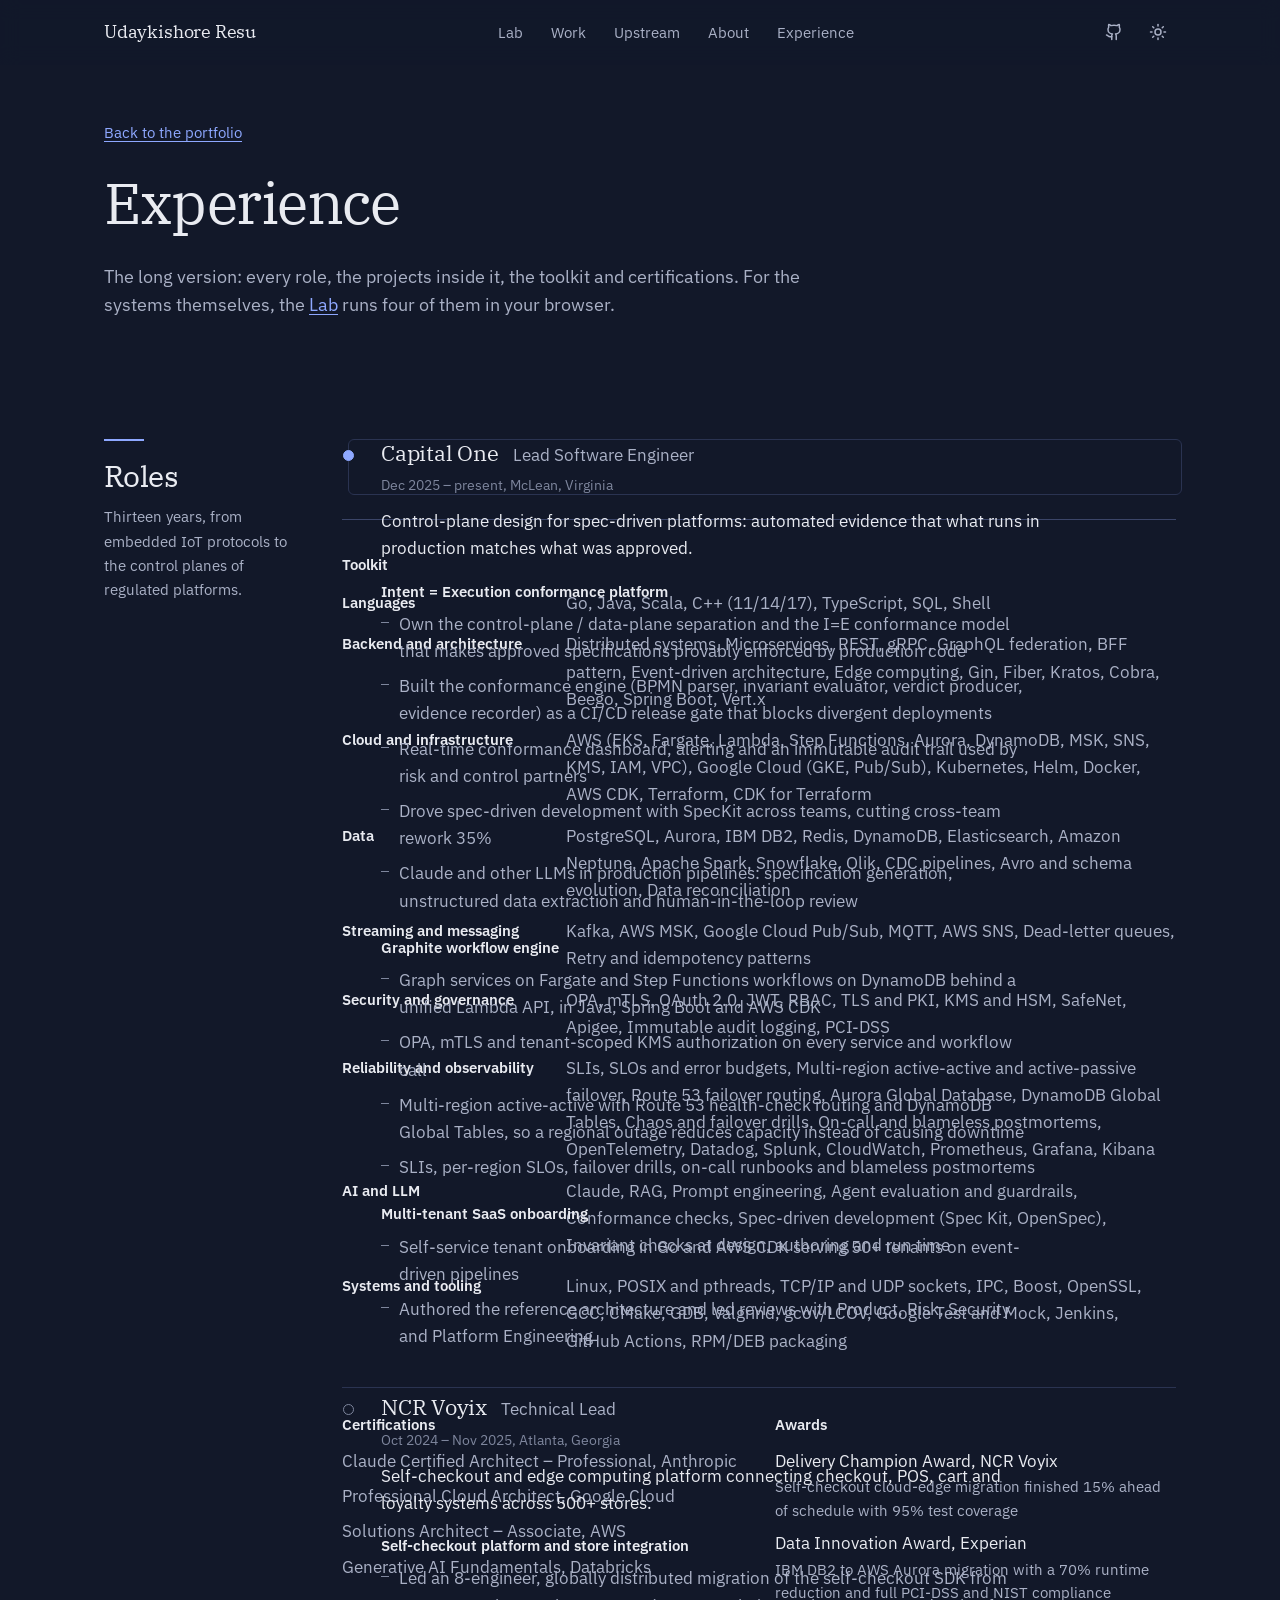
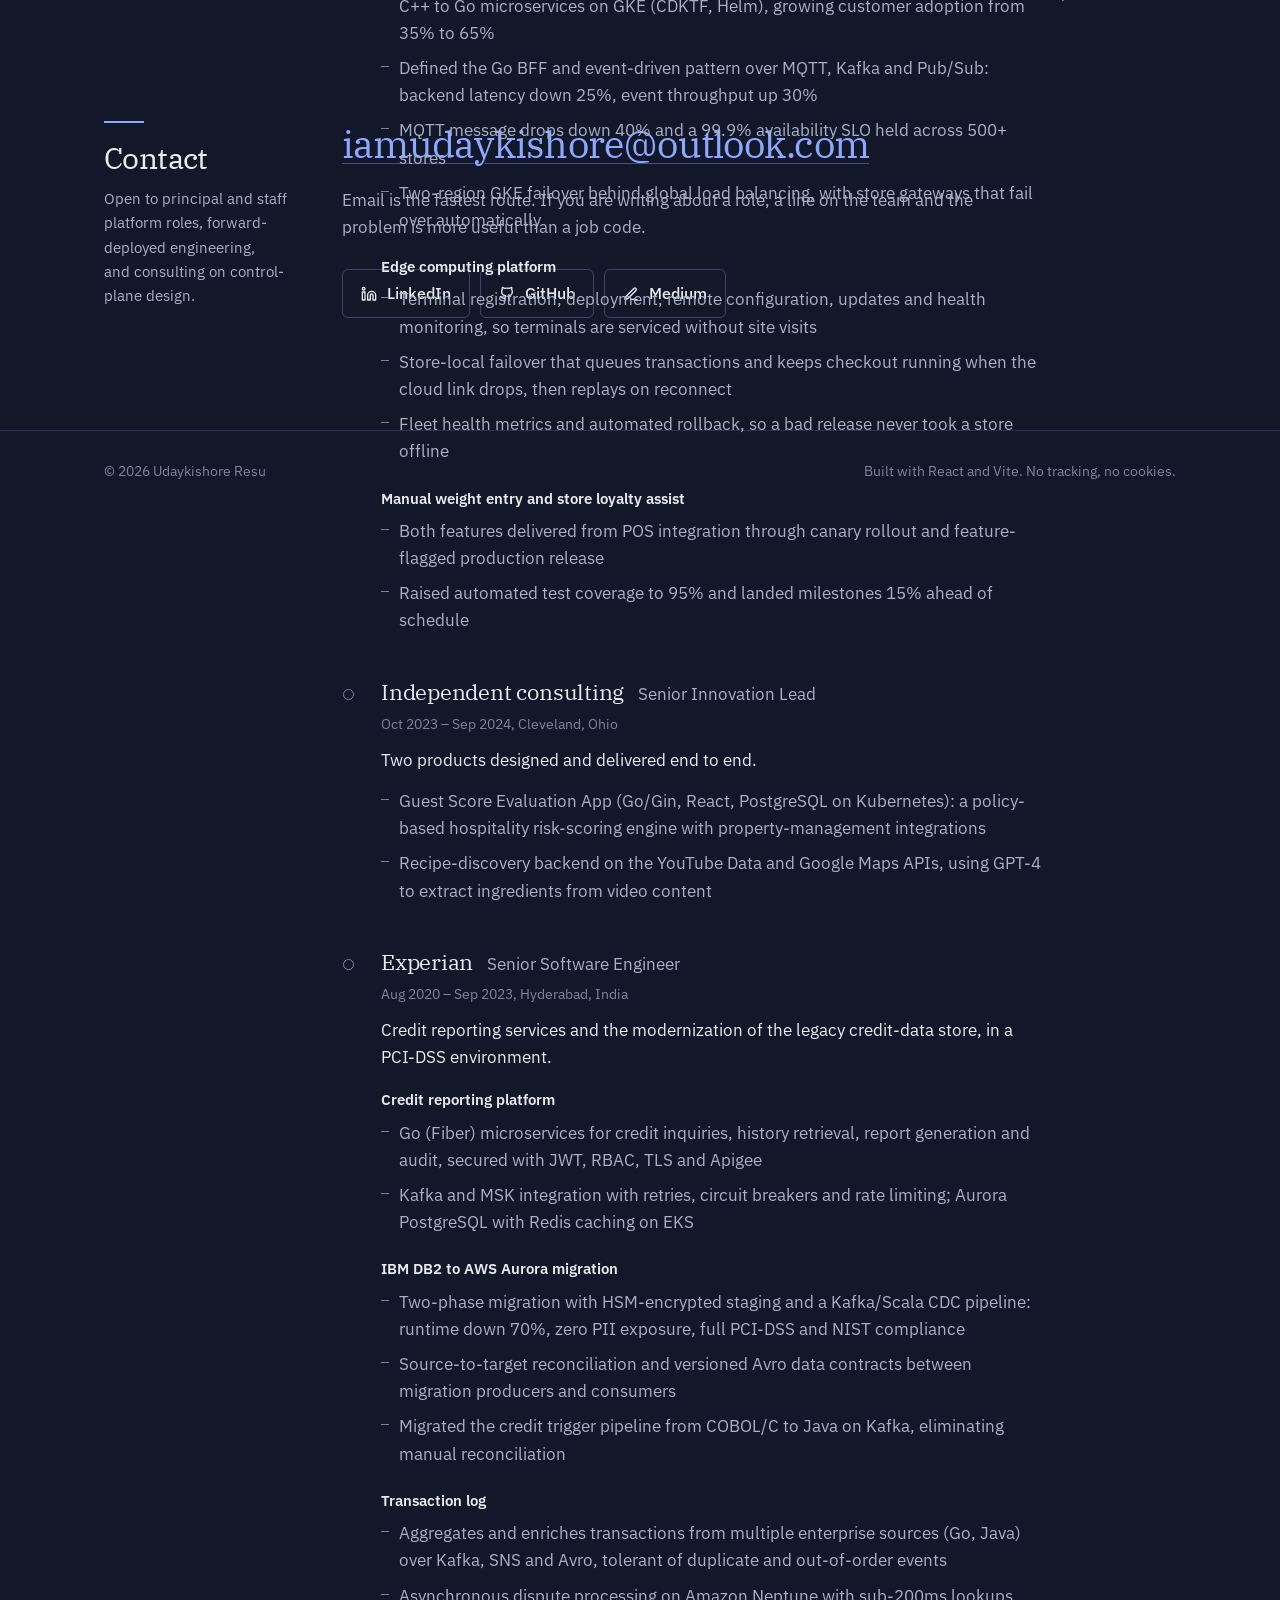
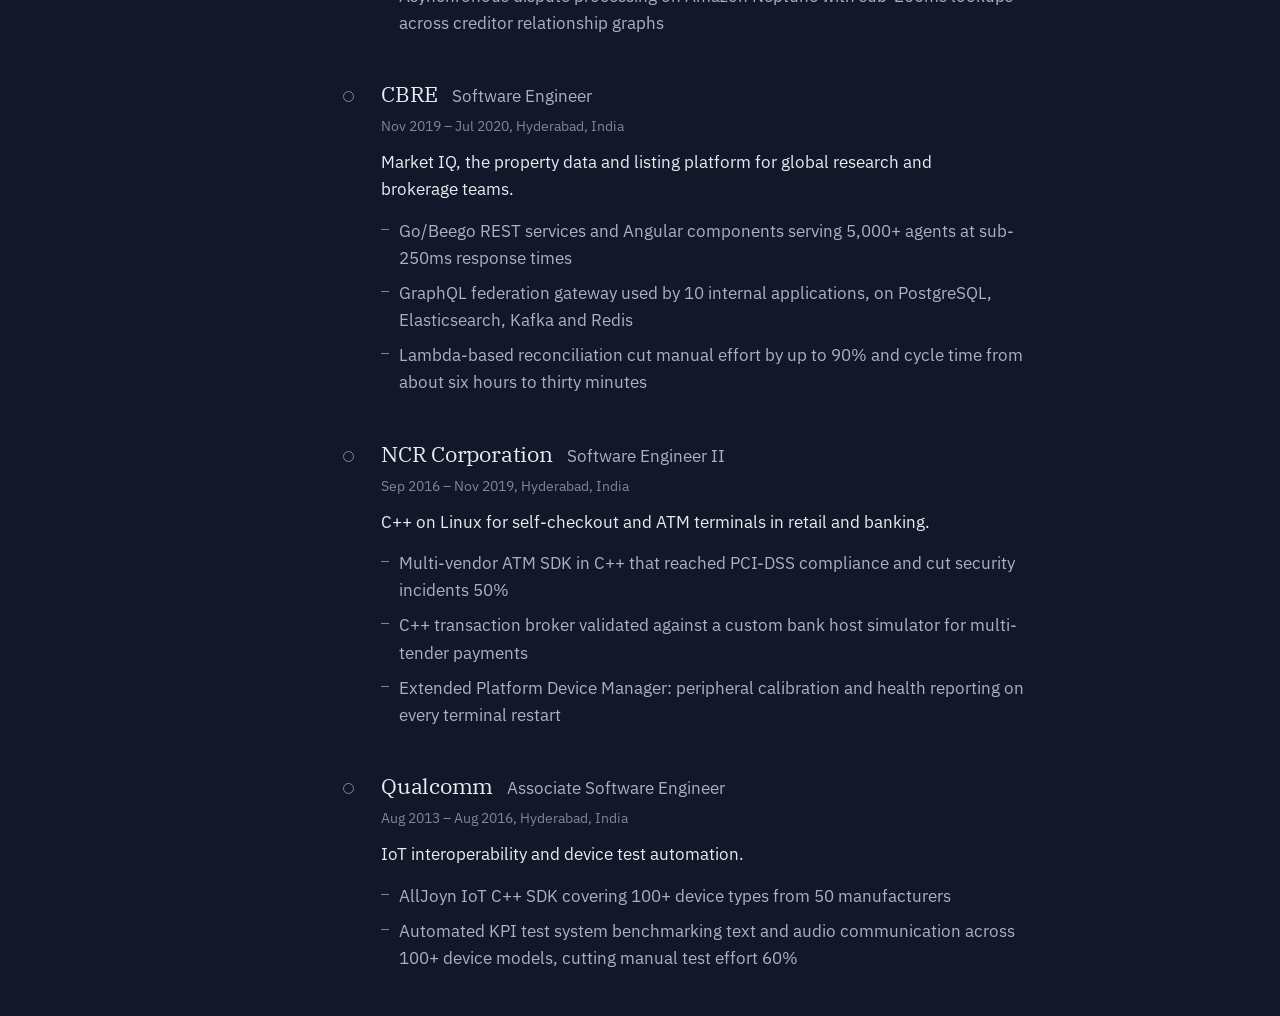
<file: experience/index.html>
<!doctype html>
<html lang="en" data-theme="dark">
  <head>
    <meta charset="UTF-8" />
    <meta name="viewport" content="width=device-width, initial-scale=1.0" />
    <title>Experience — Udaykishore Resu</title>
    <meta
      name="description"
      content="Principal Software Engineer building Go control planes on AWS, GCP and Kubernetes. Author of System Design for AI. Upstream contributor to NVIDIA and Kubernetes SIGs."
    />
    <meta name="author" content="Udaykishore Resu" />
    <meta
      name="keywords"
      content="Udaykishore Resu, Principal Software Engineer, Go, Golang, Kubernetes, AWS, GCP, platform engineering, control plane, System Design for AI"
    />
    <link rel="canonical" href="https://udaykishore-resu.github.io/experience/" />
    <meta name="theme-color" content="#121829" />

    <meta property="og:type" content="profile" />
    <meta property="og:title" content="Udaykishore Resu — Principal Software Engineer" />
    <meta
      property="og:description"
      content="Go control planes on AWS, GCP and Kubernetes. Author of System Design for AI. Upstream contributor to NVIDIA and Kubernetes SIGs."
    />
    <meta property="og:url" content="https://udaykishore-resu.github.io/" />
    <meta property="og:image" content="https://udaykishore-resu.github.io/og.png" />
    <meta name="twitter:card" content="summary_large_image" />
    <meta name="twitter:title" content="Udaykishore Resu — Principal Software Engineer" />
    <meta
      name="twitter:description"
      content="Go control planes on AWS, GCP and Kubernetes. Author of System Design for AI. Upstream contributor to NVIDIA and Kubernetes SIGs."
    />
    <meta name="twitter:image" content="https://udaykishore-resu.github.io/og.png" />

    <link rel="icon" href="/favicon.svg" type="image/svg+xml" />
    <link rel="icon" href="/favicon.ico" sizes="any" />

    <script>
      (function () {
        try {
          var t = localStorage.getItem("theme");
          if (t !== "light" && t !== "dark") t = "dark";
          document.documentElement.setAttribute("data-theme", t);
        } catch (e) {}
      })();
    </script>

    <script type="application/ld+json">
      {
        "@context": "https://schema.org",
        "@type": "Person",
        "name": "Udaykishore Resu",
        "jobTitle": "Principal Software Engineer",
        "worksFor": { "@type": "Organization", "name": "Capital One" },
        "address": { "@type": "PostalAddress", "addressLocality": "Herndon", "addressRegion": "VA", "addressCountry": "US" },
        "url": "https://udaykishore-resu.github.io/",
        "email": "mailto:iamudaykishore@outlook.com",
        "sameAs": [
          "https://github.com/udaykishore-resu",
          "https://linkedin.com/in/udaykishore-resu",
          "https://medium.com/@udaykishoreresu"
        ],
        "knowsAbout": ["Go", "Kubernetes", "AWS", "Google Cloud", "Distributed systems", "AI platform engineering"]
      }
    </script>
    <script type="module" crossorigin src="/assets/experience-DPhKpaU1.js"></script>
    <link rel="modulepreload" crossorigin href="/assets/index-vWpM12Ib.js">
    <link rel="stylesheet" crossorigin href="/assets/index-E1OurKGB.css">
  </head>

  <body>
    <div id="root"></div>
  </body>
</html>
</file>
<file: assets/index-E1OurKGB.css>
@font-face{font-family:"IBM Plex Serif";font-style:normal;font-display:swap;font-weight:400;src:url(/assets/ibm-plex-serif-latin-400-normal-BIGslYFI.woff2) format("woff2"),url(/assets/ibm-plex-serif-latin-400-normal-BB-zNvJB.woff) format("woff")}@font-face{font-family:"IBM Plex Serif";font-style:italic;font-display:swap;font-weight:400;src:url(/assets/ibm-plex-serif-latin-400-italic-BCf4TsCA.woff2) format("woff2"),url(/assets/ibm-plex-serif-latin-400-italic-Dd68USph.woff) format("woff")}@font-face{font-family:"IBM Plex Serif";font-style:normal;font-display:swap;font-weight:500;src:url(/assets/ibm-plex-serif-latin-500-normal-REKAfBVG.woff2) format("woff2"),url(/assets/ibm-plex-serif-latin-500-normal-C3_OdgN3.woff) format("woff")}@font-face{font-family:IBM Plex Sans;font-style:normal;font-display:swap;font-weight:400;src:url(/assets/ibm-plex-sans-latin-400-normal-CDDApCn2.woff2) format("woff2"),url(/assets/ibm-plex-sans-latin-400-normal-CYLoc0-x.woff) format("woff")}@font-face{font-family:IBM Plex Sans;font-style:normal;font-display:swap;font-weight:500;src:url(/assets/ibm-plex-sans-latin-500-normal-6ng42L7E.woff2) format("woff2"),url(/assets/ibm-plex-sans-latin-500-normal-BgVn5rGT.woff) format("woff")}@font-face{font-family:IBM Plex Sans;font-style:normal;font-display:swap;font-weight:600;src:url(/assets/ibm-plex-sans-latin-600-normal-CuJfVYMP.woff2) format("woff2"),url(/assets/ibm-plex-sans-latin-600-normal-Cu4Hd6ag.woff) format("woff")}@font-face{font-family:IBM Plex Mono;font-style:normal;font-display:swap;font-weight:500;src:url(/assets/ibm-plex-mono-latin-500-normal-DSY6xOcd.woff2) format("woff2"),url(/assets/ibm-plex-mono-latin-500-normal-CB9ihrfo.woff) format("woff")}:root{--paper: #f5f6f3;--surface: #ffffff;--ink: #141a2a;--ink-2: #4a5165;--ink-3: #7b8297;--rule: #d9dcd5;--rule-strong: #b9bdb4;--accent: #1f46d9;--accent-soft: #e6ebfb;--ok: #157a4f;--ok-soft: #dff3e9;--bad: #b3261e;--bad-soft: #fbe3e1;--warn: #8a5a00;--warn-soft: #fbefd6;--stage: #ffffff;--serif: "IBM Plex Serif", Georgia, "Times New Roman", serif;--sans: "IBM Plex Sans", system-ui, -apple-system, "Segoe UI", sans-serif;--mono: "IBM Plex Mono", ui-monospace, SFMono-Regular, Menlo, monospace;--measure: 66ch;--wrap: 1120px;--gutter: 24px;--margin-col: 190px;--section-gap: 112px;color-scheme:light}:root[data-theme=dark]{--paper: #121829;--surface: #1a2238;--ink: #e9ebf1;--ink-2: #aab1c6;--ink-3: #7e869d;--rule: #2a3351;--rule-strong: #3b4568;--accent: #8ea8ff;--accent-soft: #1d2746;--ok: #6fd3a5;--ok-soft: #173329;--bad: #ff8f86;--bad-soft: #3a1d22;--warn: #f2c46d;--warn-soft: #362b17;--stage: #0d1220;color-scheme:dark}*,*:before,*:after{box-sizing:border-box}html{scroll-behavior:smooth;scroll-padding-top:88px;-webkit-text-size-adjust:100%}@media (prefers-reduced-motion: reduce){html{scroll-behavior:auto}}body{margin:0;background:var(--paper);color:var(--ink);font-family:var(--sans);font-size:1.0625rem;line-height:1.6;-webkit-font-smoothing:antialiased;text-rendering:optimizeLegibility}h1,h2,h3,h4,p,ul,ol,dl,dd{margin:0}ul,ol{padding:0;list-style:none}a{color:inherit;text-decoration:none}a:focus-visible,button:focus-visible{outline:2px solid var(--accent);outline-offset:3px;border-radius:2px}img{display:block;max-width:100%}button{font:inherit;color:inherit;background:none;border:0;padding:0;cursor:pointer}.wrap{width:100%;max-width:var(--wrap);margin:0 auto;padding:0 var(--gutter)}.prose-link{color:var(--accent);text-decoration:underline;text-decoration-thickness:1px;text-underline-offset:.18em}.prose-link:hover{text-decoration-thickness:2px}.code{font-family:var(--mono);font-size:.92em;font-weight:500}.skip-link{position:absolute;left:16px;top:-48px;padding:8px 12px;background:var(--ink);color:var(--paper);z-index:100}.skip-link:focus{top:12px}.site-header{position:sticky;top:0;z-index:50;background:color-mix(in srgb,var(--paper) 88%,transparent);backdrop-filter:blur(10px);-webkit-backdrop-filter:blur(10px);border-bottom:1px solid transparent;transition:border-color .2s ease}.site-header.is-scrolled{border-bottom-color:var(--rule)}.site-header .wrap{display:flex;align-items:center;justify-content:space-between;min-height:64px;gap:16px}.wordmark{font-family:var(--serif);font-size:1.15rem;letter-spacing:-.01em;white-space:nowrap}.nav-links{display:flex;gap:28px;font-size:.95rem;color:var(--ink-2)}.nav-links a:hover{color:var(--ink)}.header-actions{display:flex;align-items:center;gap:8px}.icon-btn{display:inline-grid;place-items:center;width:36px;height:36px;border-radius:6px;color:var(--ink-2)}.icon-btn:hover{color:var(--ink);background:var(--accent-soft)}.nav-toggle,.mobile-nav{display:none}@media (max-width: 880px){.nav-links{display:none}.nav-toggle{display:inline-grid}.mobile-nav{display:grid;gap:4px;padding:8px 0 20px;border-top:1px solid var(--rule)}.mobile-nav a{padding:10px 0;font-size:1.1rem;border-bottom:1px solid var(--rule)}.mobile-nav a:last-child{border-bottom:0}}.hero{padding:72px 0 96px}.hero-grid{display:grid;grid-template-columns:minmax(0,1fr) 320px;gap:56px;align-items:start}.hero h1{font-family:var(--serif);font-weight:400;font-size:clamp(2.6rem,6vw,4.6rem);line-height:1.02;letter-spacing:-.025em;max-width:14ch}.hero-role{margin-top:22px;font-size:1.15rem;color:var(--ink-2)}.hero-role strong{font-weight:500;color:var(--ink)}.hero-statement{margin-top:40px;font-family:var(--serif);font-size:clamp(1.25rem,2vw,1.5rem);line-height:1.45;max-width:34ch;text-wrap:pretty}.hero-actions{display:flex;flex-wrap:wrap;gap:12px;margin-top:40px}.btn{display:inline-flex;align-items:center;gap:10px;padding:11px 18px;border-radius:6px;font-weight:500;font-size:.98rem;border:1px solid var(--rule-strong);transition:background-color .15s ease,border-color .15s ease}.btn:hover{border-color:var(--ink)}.btn-primary{background:var(--ink);color:var(--paper);border-color:var(--ink)}.btn-primary:hover{background:var(--accent);border-color:var(--accent);color:#fff}.hero-facts{display:grid;grid-template-columns:repeat(4,minmax(0,1fr));gap:24px;margin-top:88px;padding-top:28px;border-top:1px solid var(--rule)}.hero-facts>div{display:flex;flex-direction:column}.hero-facts dt{order:2}.fact-value{font-family:var(--serif);font-size:2rem;line-height:1;letter-spacing:-.02em}.fact-label{margin-top:8px;font-size:.9rem;color:var(--ink-2);text-wrap:balance}.portrait-loop{position:relative;width:320px;aspect-ratio:1 / 1;margin-left:auto}.portrait-loop img{position:absolute;inset:52px;width:calc(100% - 104px);height:calc(100% - 104px);object-fit:cover;object-position:center 20%;border-radius:10px;background:var(--surface)}.portrait-loop svg{position:absolute;inset:0;width:100%;height:100%;overflow:visible}.loop-path{fill:none;stroke:var(--accent);stroke-width:1.5;stroke-dasharray:1120;stroke-dashoffset:1120;animation:draw-loop 1.4s cubic-bezier(.4,0,.2,1) .2s forwards}.loop-head{fill:var(--accent);opacity:0;animation:fade-in .3s ease 1.45s forwards}.loop-label{font-family:var(--serif);font-style:italic;font-size:13px;fill:var(--ink-2);opacity:0;animation:fade-in .4s ease forwards}.loop-label:nth-of-type(1){animation-delay:.45s}.loop-label:nth-of-type(2){animation-delay:.75s}.loop-label:nth-of-type(3){animation-delay:1.05s}.loop-label:nth-of-type(4){animation-delay:1.35s}@keyframes draw-loop{to{stroke-dashoffset:0}}@keyframes fade-in{to{opacity:1}}@media (prefers-reduced-motion: reduce){.loop-path,.loop-head,.loop-label{animation:none;stroke-dashoffset:0;opacity:1}}@media (max-width: 880px){.hero{padding:40px 0 72px}.hero-grid{grid-template-columns:1fr;gap:40px}.portrait-loop{order:-1;width:240px;margin-left:0}.portrait-loop img{inset:40px;width:calc(100% - 80px);height:calc(100% - 80px)}.hero-facts{grid-template-columns:repeat(2,minmax(0,1fr));margin-top:56px}}.section{padding:var(--section-gap) 0 0}.section:last-of-type{padding-bottom:var(--section-gap)}.section-grid{display:grid;grid-template-columns:var(--margin-col) minmax(0,1fr);gap:48px;align-items:start}.section-head{position:sticky;top:88px}.section-head h2{font-family:var(--serif);font-weight:400;font-size:1.9rem;letter-spacing:-.02em;line-height:1.1}.section-head p{margin-top:12px;font-size:.95rem;color:var(--ink-2);text-wrap:pretty}.section-head .section-rule{width:40px;height:2px;background:var(--accent);margin-bottom:18px}.section-body{min-width:0}.lede{font-size:1.1rem;max-width:var(--measure);color:var(--ink-2);text-wrap:pretty}@media (max-width: 880px){:root{--section-gap: 80px}.section-grid{grid-template-columns:1fr;gap:28px}.section-head{position:static}}.abstract p{max-width:var(--measure);text-wrap:pretty}.abstract p+p{margin-top:1.2em}.now-list{margin-top:36px;padding-top:24px;border-top:1px solid var(--rule);max-width:var(--measure)}.now-list h3{font-size:.95rem;font-weight:600;margin-bottom:10px}.now-list li{position:relative;padding:7px 0 7px 20px;color:var(--ink-2)}.now-list li:before{content:"";position:absolute;left:0;top:17px;width:8px;height:8px;border-radius:50%;border:1.5px solid var(--accent)}.system-list{border-top:1px solid var(--rule-strong)}.system-row{display:grid;grid-template-columns:200px minmax(0,1fr);gap:8px 32px;padding:28px 0;border-bottom:1px solid var(--rule);transition:background-color .12s ease}.system-row:hover{background:linear-gradient(90deg,var(--accent-soft),transparent 70%)}.system-name{display:flex;flex-direction:column;gap:6px;align-items:flex-start}.system-name .code{font-size:1rem;color:var(--accent)}.lang{font-size:.8rem;color:var(--ink-3)}.system-summary{font-weight:600;font-size:1.05rem;line-height:1.4;max-width:52ch}.system-detail{margin-top:8px;color:var(--ink-2);max-width:var(--measure);text-wrap:pretty}.stack{display:flex;flex-wrap:wrap;gap:6px 14px;margin-top:14px;font-size:.85rem;color:var(--ink-3)}.stack li+li:before{content:"/";margin-right:14px;color:var(--rule-strong)}.more-systems{margin-top:56px}.more-systems h3{font-size:1rem;font-weight:600;margin-bottom:18px}.more-grid{display:grid;grid-template-columns:repeat(2,minmax(0,1fr));gap:0 40px;border-top:1px solid var(--rule)}.more-grid a{display:block;padding:14px 0;border-bottom:1px solid var(--rule)}.more-grid a:hover .code{text-decoration:underline;text-underline-offset:.2em}.more-grid .code{color:var(--accent)}.more-grid p{margin-top:4px;font-size:.92rem;color:var(--ink-2)}.all-repos{margin-top:28px;font-size:.95rem}@media (max-width: 880px){.system-row{grid-template-columns:1fr;padding:22px 0}.system-name{flex-direction:row;align-items:baseline;gap:12px}.more-grid{grid-template-columns:1fr}}.upstream-list{display:grid;gap:0;border-top:1px solid var(--rule-strong)}.upstream-item{display:grid;grid-template-columns:200px minmax(0,1fr);gap:8px 32px;padding:28px 0;border-bottom:1px solid var(--rule)}.upstream-ref .code{color:var(--accent);display:block;line-height:1.4}.upstream-ref .code span{color:var(--ink-2);font-weight:400}.pr-status{display:inline-flex;align-items:center;gap:6px;margin-top:8px;font-size:.85rem;color:var(--ink-2)}.pr-status:before{content:"";width:7px;height:7px;border-radius:50%;border:1.5px solid var(--ink-3)}.pr-open:before{background:var(--accent);border-color:var(--accent)}.pr-draft:before{border-color:var(--accent)}.pr-closed{color:var(--ink-3)}.upstream-ref .closes{display:block;margin-top:4px;font-size:.85rem;color:var(--ink-3)}.upstream-title{font-family:var(--serif);font-weight:400;font-size:1.35rem;line-height:1.3;letter-spacing:-.01em;max-width:40ch}.upstream-title a:hover{text-decoration:underline;text-underline-offset:.15em;text-decoration-thickness:1px}.upstream-detail{margin-top:10px;color:var(--ink-2);max-width:var(--measure);text-wrap:pretty}.upstream-diff{margin-top:12px;font-size:.88rem;color:var(--ink-3)}.upstream-foot{margin-top:28px;color:var(--ink-2);max-width:var(--measure)}@media (max-width: 880px){.upstream-item{grid-template-columns:1fr}}.book-list{display:grid;gap:48px}.book{display:grid;grid-template-columns:200px minmax(0,1fr);gap:40px;align-items:start}.cover{width:200px;height:auto;aspect-ratio:2 / 3;object-fit:cover;border-radius:3px 8px 8px 3px;box-shadow:inset 6px 0 #0000002e,0 18px 30px -18px #141a2a80}.book h3{font-family:var(--serif);font-weight:400;font-size:1.6rem;letter-spacing:-.015em;line-height:1.15}.book-subtitle{margin-top:6px;color:var(--ink-2);font-size:1.02rem}.book-year{margin-top:4px;font-size:.9rem;color:var(--ink-3)}.book-blurb{margin-top:16px;max-width:var(--measure);text-wrap:pretty}.book-facts{display:flex;flex-wrap:wrap;gap:6px 14px;margin-top:14px;font-size:.88rem;color:var(--ink-3)}.book-facts li+li:before{content:"/";margin-right:14px;color:var(--rule-strong)}.book-links{display:flex;flex-wrap:wrap;gap:10px;margin-top:18px}.writing-foot{margin-top:48px;padding-top:28px;border-top:1px solid var(--rule);color:var(--ink-2);max-width:var(--measure)}@media (max-width: 600px){.book{grid-template-columns:1fr;gap:20px}}.timeline{position:relative;border-left:1px solid var(--rule-strong);margin-left:6px}.role{position:relative;padding:0 0 40px 32px}.role:before{content:"";position:absolute;left:-6px;top:10px;width:11px;height:11px;border-radius:50%;background:var(--paper);border:1.5px solid var(--ink-3)}.role.is-current:before{background:var(--accent);border-color:var(--accent)}.role-head{display:flex;flex-wrap:wrap;align-items:baseline;gap:4px 14px}.role-company{font-family:var(--serif);font-size:1.35rem;letter-spacing:-.01em;line-height:1.25}.role-title{color:var(--ink-2)}.role-meta{margin-top:4px;font-size:.9rem;color:var(--ink-3)}.role-summary{margin-top:12px;max-width:var(--measure);text-wrap:pretty}.role-project{margin-top:16px}.role-project h4{font-size:.95rem;font-weight:600;color:var(--ink)}.role-project .role-highlights{margin-top:4px}.role-highlights{margin-top:10px;color:var(--ink-2);max-width:var(--measure)}.role-highlights li{position:relative;padding:4px 0 4px 18px}.role-highlights li:before{content:"";position:absolute;left:0;top:15px;width:8px;height:1px;background:var(--ink-3)}.toolkit-head{margin-top:24px;padding-top:32px;border-top:1px solid var(--rule-strong);font-size:.95rem;font-weight:600;margin-bottom:14px}.toolkit{display:grid;grid-template-columns:200px minmax(0,1fr);gap:14px 24px}.toolkit dt{font-weight:600;font-size:.95rem}.toolkit dd{color:var(--ink-2)}.certs-awards{display:grid;grid-template-columns:repeat(2,minmax(0,1fr));gap:32px;margin-top:32px;padding-top:24px;border-top:1px solid var(--rule)}.certs h3{font-size:.95rem;font-weight:600;margin-bottom:8px}.certs li{color:var(--ink-2);padding:4px 0}.award-name{display:block;color:var(--ink)}.award-detail{display:block;font-size:.92rem}@media (max-width: 720px){.certs-awards{grid-template-columns:1fr}}@media (max-width: 600px){.toolkit{grid-template-columns:1fr;gap:4px}.toolkit dd{margin-bottom:12px}}.contact-email{display:inline-block;font-family:var(--serif);font-size:clamp(1.5rem,3.4vw,2.4rem);letter-spacing:-.02em;line-height:1.2;color:var(--accent);text-decoration:underline;text-decoration-thickness:1px;text-underline-offset:.14em;text-decoration-color:color-mix(in srgb,var(--accent) 40%,transparent);overflow-wrap:anywhere}.contact-email:hover{text-decoration-color:var(--accent)}.contact-copy{margin-top:20px;max-width:var(--measure);color:var(--ink-2);text-wrap:pretty}.contact-links{display:flex;flex-wrap:wrap;gap:10px;margin-top:28px}.site-footer{border-top:1px solid var(--rule);padding:28px 0 40px;font-size:.9rem;color:var(--ink-3)}.site-footer .wrap{display:flex;flex-wrap:wrap;justify-content:space-between;gap:8px 24px}.site-footer a:hover{color:var(--ink)}.hero{padding:64px 0 88px}.hero-grid{grid-template-columns:minmax(0,1.05fr) minmax(0,1fr);gap:64px;align-items:end}.hero-role{margin-top:18px}.hero-statement{margin-top:28px}.lab-index{border-top:1px solid var(--rule-strong)}.lab-index-lead{padding:16px 0 12px;color:var(--ink-2);font-size:.95rem}.lab-index li+li{border-top:1px solid var(--rule)}.lab-index a{display:grid;grid-template-columns:34px minmax(0,1fr) auto;gap:14px;align-items:baseline;padding:16px 4px;transition:background-color .12s ease}.lab-index a:hover{background:var(--accent-soft)}.lab-index-num{font-family:var(--mono);font-size:.85rem;color:var(--accent)}.lab-index-body{display:flex;flex-direction:column;gap:2px}.lab-index-title{font-family:var(--serif);font-size:1.3rem;letter-spacing:-.01em}.lab-index-teaser{color:var(--ink-2);font-size:.95rem}.lab-index-repo{font-size:.8rem;color:var(--ink-3)}.lab{padding:24px 0 0}.lab-head{max-width:720px;padding-bottom:40px}.lab-head h2{font-family:var(--serif);font-weight:400;font-size:clamp(2.2rem,4.5vw,3.2rem);letter-spacing:-.025em;line-height:1.05}.lab-head p{margin-top:16px;color:var(--ink-2);font-size:1.1rem;text-wrap:pretty}.exhibit{display:grid;grid-template-columns:minmax(0,.85fr) minmax(0,1.15fr);gap:48px;padding:56px 0;border-top:1px solid var(--rule-strong);scroll-margin-top:72px}.exhibit-index{font-family:var(--mono);font-size:.85rem;color:var(--accent)}.exhibit-index span{color:var(--ink-3)}.exhibit h3{margin-top:12px;font-family:var(--serif);font-weight:400;font-size:clamp(1.6rem,2.6vw,2.1rem);line-height:1.15;letter-spacing:-.02em;text-wrap:balance}.exhibit-problem{margin-top:16px;color:var(--ink-2);text-wrap:pretty}.exhibit-try{margin-top:24px}.exhibit-try h4{font-size:.95rem;font-weight:600;margin-bottom:6px}.exhibit-try ol{list-style:decimal;padding-left:1.2em;color:var(--ink-2)}.exhibit-try li{padding:3px 0}.exhibit-try li::marker{color:var(--accent);font-family:var(--mono);font-size:.85em}.exhibit-provenance{margin-top:24px;padding-top:16px;border-top:1px solid var(--rule);font-size:.88rem;color:var(--ink-3)}.exhibit-provenance a{color:var(--ink-2);text-decoration:underline;text-decoration-thickness:1px;text-underline-offset:.18em}.exhibit-source{margin-top:12px;font-size:.88rem}.exhibit-source summary,.audit summary,.more-systems summary{cursor:pointer;color:var(--ink-2)}.exhibit-source summary:hover,.audit summary:hover,.more-systems summary:hover{color:var(--ink)}.exhibit-source pre,.audit pre{margin:10px 0 0;max-height:340px;overflow:auto;padding:14px 16px;background:var(--stage);border:1px solid var(--rule);border-radius:8px;font-family:var(--mono);font-size:.78rem;line-height:1.55;color:var(--ink-2);tab-size:4}.exhibit-stage{background:var(--stage);border:1px solid var(--rule);border-radius:12px;padding:22px;min-height:420px;min-width:0}.stage-gate{height:100%;min-height:376px;display:flex;flex-direction:column;align-items:flex-start;justify-content:center;gap:14px;padding:8px 12px;background-image:radial-gradient(var(--rule) 1px,transparent 1px);background-size:18px 18px;border-radius:8px}.stage-gate-title{font-family:var(--serif);font-size:1.5rem;letter-spacing:-.015em}.stage-gate-note{color:var(--ink-2);max-width:44ch}.stage-error{color:var(--bad)}.link-btn{color:var(--accent);text-decoration:underline}.btn[disabled]{opacity:.55;cursor:not-allowed}.btn-small{padding:6px 11px;font-size:.85rem}.btn-quiet{border-color:transparent;color:var(--ink-2)}.btn-block{display:flex;width:100%;justify-content:flex-start;text-align:left;margin-bottom:8px;font-size:.92rem}.btn.is-armed{border-color:var(--warn);color:var(--warn)}.demo{display:flex;flex-direction:column;gap:18px}.demo-actions,.presets,.phase-buttons{display:flex;flex-wrap:wrap;gap:8px}.log{display:flex;flex-direction:column;gap:2px;min-height:150px;max-height:330px;overflow:auto;border-top:1px solid var(--rule);padding-top:10px}.log-row{display:grid;grid-template-columns:minmax(110px,auto) 1fr;gap:4px 12px;align-items:baseline;padding:7px 0;border-bottom:1px solid var(--rule);animation:row-in .26s ease-out}.log-who{font-size:.88rem;font-weight:500}.log-meta{grid-column:2;font-size:.8rem;color:var(--ink-3);overflow-wrap:anywhere}.log-empty,.log-pending{color:var(--ink-3);font-size:.92rem;padding:8px 0}.log-pending{color:var(--ink-2)}@keyframes row-in{0%{background:var(--accent-soft)}to{background:transparent}}.chip{justify-self:start;display:inline-block;padding:2px 9px;border-radius:999px;font-size:.8rem;font-weight:500;line-height:1.6}.chip-ok{color:var(--ok);background:var(--ok-soft)}.chip-bad{color:var(--bad);background:var(--bad-soft)}.chip-warn{color:var(--warn);background:var(--warn-soft)}.chip-info{color:var(--accent);background:var(--accent-soft)}.checkout{display:flex;justify-content:space-between;align-items:flex-end;gap:20px;flex-wrap:wrap}.checkout-fields{display:flex;gap:22px;flex-wrap:wrap}.checkout-fields label,.sliders label,.db-controls label{display:flex;flex-direction:column;gap:4px;font-size:.85rem;color:var(--ink-2)}.checkout-fields output{font-size:1rem;color:var(--ink)}select{font:inherit;color:var(--ink);background:var(--paper);border:1px solid var(--rule-strong);border-radius:6px;padding:5px 8px}.charge-meter{display:flex;align-items:baseline;gap:10px}.charge-count{font-family:var(--serif);font-size:3.4rem;line-height:1;color:var(--ok)}.charge-label{color:var(--ink-2)}.chain{display:grid;grid-template-columns:repeat(4,minmax(0,1fr));gap:0;counter-reset:none}.chain li{position:relative;padding:10px 12px 10px 0;border-top:2px solid var(--accent);display:flex;flex-direction:column;font-size:.8rem;color:var(--ink-3)}.chain li strong{font-size:.95rem;color:var(--ink);font-weight:600}.chain li:before{content:"";position:absolute;top:-6px;left:0;width:10px;height:10px;border-radius:50%;background:var(--stage);border:2px solid var(--accent)}.arcp-actions{display:grid;grid-template-columns:repeat(2,minmax(0,1fr));gap:16px}.arcp-actions h4{font-size:.9rem;font-weight:600;margin-bottom:8px}.btn-attack:hover{border-color:var(--bad)}.demo-foot{display:flex;justify-content:space-between;align-items:flex-start;gap:12px;flex-wrap:wrap;font-size:.88rem}.audit{flex:1;min-width:0}.breaker{display:grid;grid-template-columns:repeat(3,minmax(0,1fr));gap:10px}.breaker-state{padding:12px 14px;border:1px solid var(--rule);border-radius:8px;display:flex;flex-direction:column;gap:2px;font-size:.82rem;color:var(--ink-3);transition:border-color .2s ease,background-color .2s ease}.breaker-state strong{font-family:var(--serif);font-weight:400;font-size:1.25rem;color:var(--ink-2)}.breaker-state.is-current[data-state=CLOSED]{border-color:var(--ok);background:var(--ok-soft)}.breaker-state.is-current[data-state=OPEN]{border-color:var(--bad);background:var(--bad-soft)}.breaker-state.is-current[data-state=HALF_OPEN]{border-color:var(--warn);background:var(--warn-soft)}.breaker-state.is-current strong{color:var(--ink)}.breaker-last{font-size:.85rem;color:var(--ink-3);margin-top:-6px}.timeline{width:100%;height:56px;background:var(--paper);border:1px solid var(--rule);border-radius:6px}.tick-ok{fill:var(--ok);background:var(--ok)}.tick-failed{fill:var(--bad);background:var(--bad)}.tick-short_circuited{fill:var(--ink-3);background:var(--ink-3)}.tick-bulkhead_full{fill:var(--warn);background:var(--warn)}.tick-timeout{fill:var(--accent);background:var(--accent)}.legend{display:flex;flex-wrap:wrap;gap:6px 18px;font-size:.82rem;color:var(--ink-2)}.legend li{display:flex;align-items:center;gap:6px}.legend strong{color:var(--ink);font-weight:600}.swatch{width:10px;height:10px;border-radius:2px;display:inline-block}.sliders{display:grid;grid-template-columns:repeat(3,minmax(0,1fr));gap:16px}.sliders output,.db-controls output{color:var(--ink);font-weight:500;margin-left:4px}input[type=range]{width:100%;accent-color:var(--accent)}input[type=checkbox]{accent-color:var(--accent);width:16px;height:16px}.bulkhead-note{font-size:.85rem;color:var(--ink-3)}.db-grid{display:grid;grid-template-columns:minmax(0,1fr) minmax(0,1fr);gap:20px}.db-controls{display:flex;flex-direction:column;gap:12px}.db-controls label.check{flex-direction:row;align-items:center;gap:8px;color:var(--ink)}.gate{border-radius:10px;padding:18px;border:1px solid var(--rule)}.gate-open{border-color:var(--ok);background:var(--ok-soft)}.gate-closed{border-color:var(--bad);background:var(--bad-soft)}.gate-verdict{font-family:var(--serif);font-size:1.5rem;letter-spacing:-.015em;line-height:1.2}.gate-open .gate-verdict{color:var(--ok)}.gate-closed .gate-verdict{color:var(--bad)}.gate-detail{margin-top:8px;color:var(--ink-2);font-size:.92rem}.gate-blockers{margin-top:12px;display:flex;flex-direction:column;gap:10px;font-size:.9rem;color:var(--ink)}.gate-blockers .code{display:block;font-size:.75rem;color:var(--bad);margin-bottom:2px}.phase-rail{border-top:1px solid var(--rule);padding-top:14px;display:flex;flex-direction:column;gap:10px;font-size:.92rem}.btn.is-illegal{color:var(--ink-3);border-style:dashed}.phase-msg{font-family:var(--mono);font-size:.82rem;color:var(--bad)}.work-grid{display:grid;grid-template-columns:repeat(2,minmax(0,1fr));gap:0 40px;border-top:1px solid var(--rule-strong)}.work-item{display:flex;flex-direction:column;gap:6px;height:100%;padding:24px 0 26px;border-bottom:1px solid var(--rule)}.work-repo{color:var(--accent);font-size:.95rem}.work-summary{font-family:var(--serif);font-size:1.3rem;line-height:1.25;letter-spacing:-.01em}.work-detail{color:var(--ink-2);font-size:.95rem;text-wrap:pretty}.work-stack{margin-top:4px;font-size:.82rem;color:var(--ink-3)}.work-item:hover .work-repo{text-decoration:underline;text-underline-offset:.2em}.more-systems{margin-top:32px}.more-systems summary{font-weight:600;margin-bottom:14px}.about-grid{display:grid;grid-template-columns:minmax(0,1fr) 260px;gap:40px;align-items:start}.about-grid .portrait-loop{width:260px}.about-grid .portrait-loop img{inset:42px;width:calc(100% - 84px);height:calc(100% - 84px)}.career{display:grid;grid-template-columns:repeat(7,minmax(0,1fr));margin-top:48px;border-top:2px solid var(--rule-strong)}.career li{position:relative;padding:14px 10px 0 0;display:flex;flex-direction:column;gap:2px}.career li:before{content:"";position:absolute;top:-7px;left:0;width:12px;height:12px;border-radius:50%;background:var(--paper);border:2px solid var(--ink-3)}.career li:last-child:before{background:var(--accent);border-color:var(--accent)}.career-year{font-family:var(--mono);font-size:.8rem;color:var(--ink-3)}.career-company{font-weight:600;font-size:.95rem}.career-note{font-size:.82rem;color:var(--ink-2)}.career-more{margin-top:22px}.about-foot{display:grid;grid-template-columns:repeat(2,minmax(0,1fr));gap:32px;margin-top:36px}.about-foot .now-list{margin-top:0}.page-intro{padding:56px 0 8px}.page-intro h1{font-family:var(--serif);font-weight:400;font-size:clamp(2.4rem,5vw,3.6rem);letter-spacing:-.025em;margin-top:12px}.page-intro p:not(.page-back){margin-top:14px;max-width:var(--measure);color:var(--ink-2);font-size:1.1rem}.page-back{font-size:.92rem}@media (max-width: 980px){.hero-grid,.exhibit{grid-template-columns:1fr}.exhibit{gap:28px}.career{grid-template-columns:1fr;border-top:0;border-left:2px solid var(--rule-strong);margin-left:6px;gap:14px}.career li{padding:0 0 0 20px}.career li:before{top:4px;left:-7px}}@media (max-width: 720px){.exhibit-stage{padding:16px}.arcp-actions,.db-grid,.sliders,.work-grid,.about-foot,.about-grid{grid-template-columns:1fr}.chain{grid-template-columns:repeat(2,minmax(0,1fr));row-gap:14px}.breaker,.log-row{grid-template-columns:1fr}.log-meta{grid-column:1}}@media (prefers-reduced-motion: reduce){.log-row{animation:none}}.pr-list{border-top:1px solid var(--rule-strong)}.pr-row{display:grid;grid-template-columns:200px minmax(0,1fr) 150px 110px;gap:6px 20px;align-items:baseline;padding:14px 4px;border-bottom:1px solid var(--rule);transition:background-color .12s ease}.pr-row:hover{background:var(--accent-soft)}.pr-repo{font-size:.85rem;color:var(--accent);overflow-wrap:anywhere}.pr-repo span{color:var(--ink-3)}.pr-title{font-size:.98rem;line-height:1.4}.pr-row .pr-status{margin-top:0}.pr-diff{font-size:.82rem;color:var(--ink-3);text-align:right}@media (max-width: 980px){.pr-row{grid-template-columns:minmax(0,1fr) auto}.pr-title{grid-column:1 / -1;grid-row:2}.pr-diff{grid-column:1 / -1;text-align:left}}@media (max-width: 720px){.lab-index a{grid-template-columns:30px minmax(0,1fr)}.lab-index-repo{grid-column:2}}
</file>
